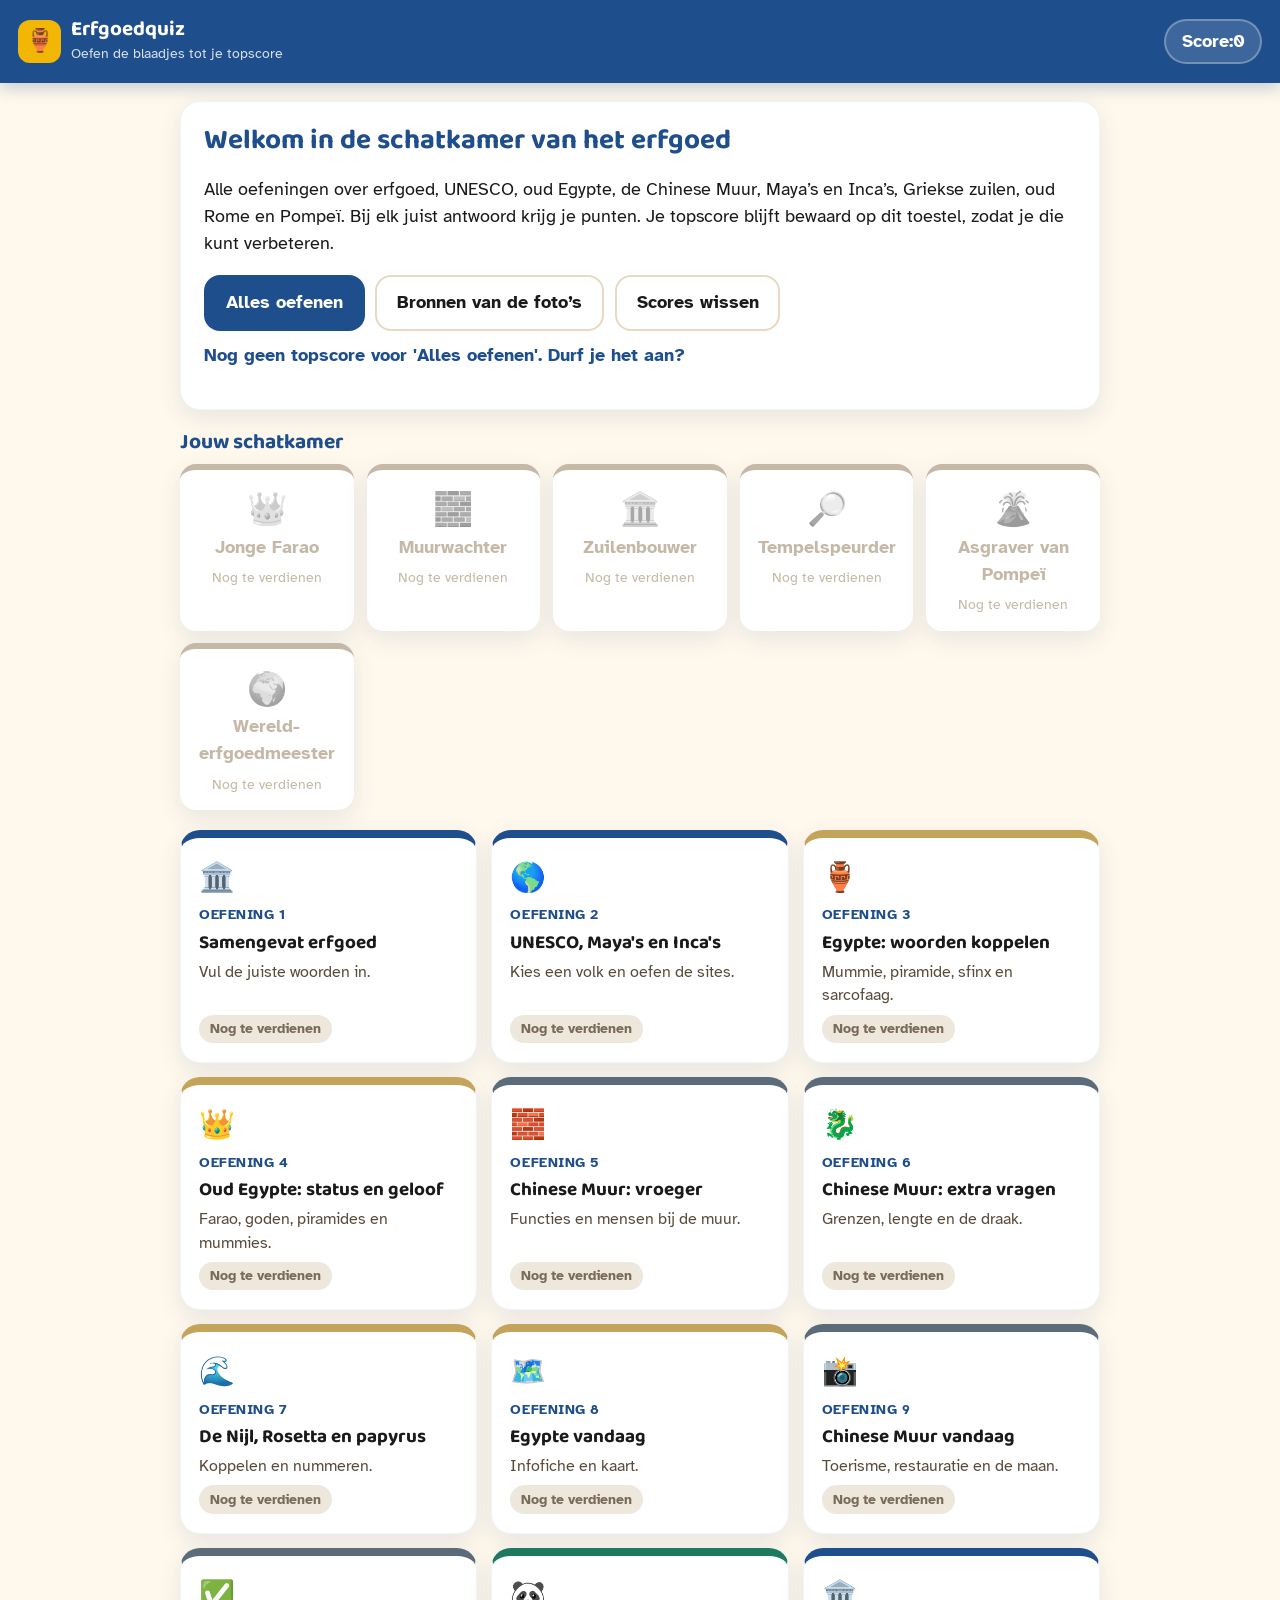
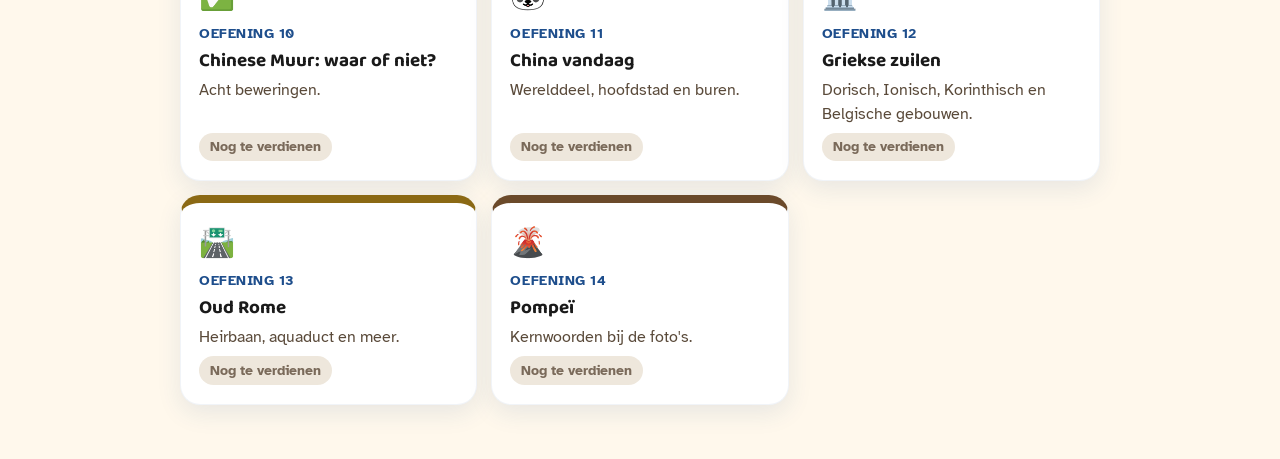
<file: index.html>
<!DOCTYPE html>
<html lang="nl">
<head>
  <meta charset="utf-8">
  <meta name="viewport" content="width=device-width, initial-scale=1">
  <meta name="description" content="Oefensite over erfgoed, UNESCO, oud Egypte, de Chinese Muur, Maya's en Inca's, Griekse zuilen, oud Rome en Pompeï.">
  <title>Erfgoedquiz – oefen en verbeter je topscore</title>
  <link rel="icon" href="favicon.svg" type="image/svg+xml">
  <link rel="stylesheet" href="css/style.css">
</head>
<body>
  <a class="skip" href="#main">Naar de inhoud</a>
  <header class="app-header">
    <div class="brand">
      <div class="brand-mark" aria-hidden="true">🏺</div>
      <div>
        <h1>Erfgoedquiz</h1>
        <p>Oefen de blaadjes tot je topscore</p>
      </div>
    </div>
    <div class="progress-wrap" id="progressWrap">
      <div class="progress-label" id="progressLabel">Vraag</div>
      <div class="progress-bar" aria-hidden="true"><span id="progressBar"></span></div>
    </div>
    <div class="header-stats">
      <div class="score-pill" aria-live="polite">Score: <span id="scoreValue">0</span></div>
      <div class="record-chip" id="recordChip">Nieuwe topscore!</div>
      <div class="streak-pill" id="streakPill">Reeks</div>
      <button class="text-btn hidden" id="homeBtn" type="button">Overzicht</button>
    </div>
  </header>

  <main id="main">
    <section id="home-view" class="view">
      <div class="hero">
        <h2>Welkom in de schatkamer van het erfgoed</h2>
        <p>Alle oefeningen over erfgoed, UNESCO, oud Egypte, de Chinese Muur, Maya’s en Inca’s, Griekse zuilen, oud Rome en Pompeï. Bij elk juist antwoord krijg je punten. Je topscore blijft bewaard op dit toestel, zodat je die kunt verbeteren.</p>
        <div class="hero-actions">
          <button class="primary-btn" id="playAllBtn" type="button">Alles oefenen</button>
          <a class="ghost-btn" href="credits.html" style="display:inline-flex;align-items:center;text-decoration:none;color:inherit">Bronnen van de foto’s</a>
          <button class="ghost-btn" id="resetScoresBtn" type="button">Scores wissen</button>
        </div>
        <p class="best-overall" id="bestOverall"></p>
      </div>
      <h3 style="margin:0 0 0.5rem;color:var(--color-primary)">Jouw schatkamer</h3>
      <div class="named-grid" id="namedGrid"></div>
      <div class="grid" id="topicGrid"></div>
    </section>

    <section id="quiz-view" class="view hidden"></section>
    <section id="end-view" class="view hidden"></section>
  </main>
  <script src="js/images-map.js"></script>
  <script src="js/questions.js"></script>
  <script src="js/app.js"></script>
</body>
</html>
</file>
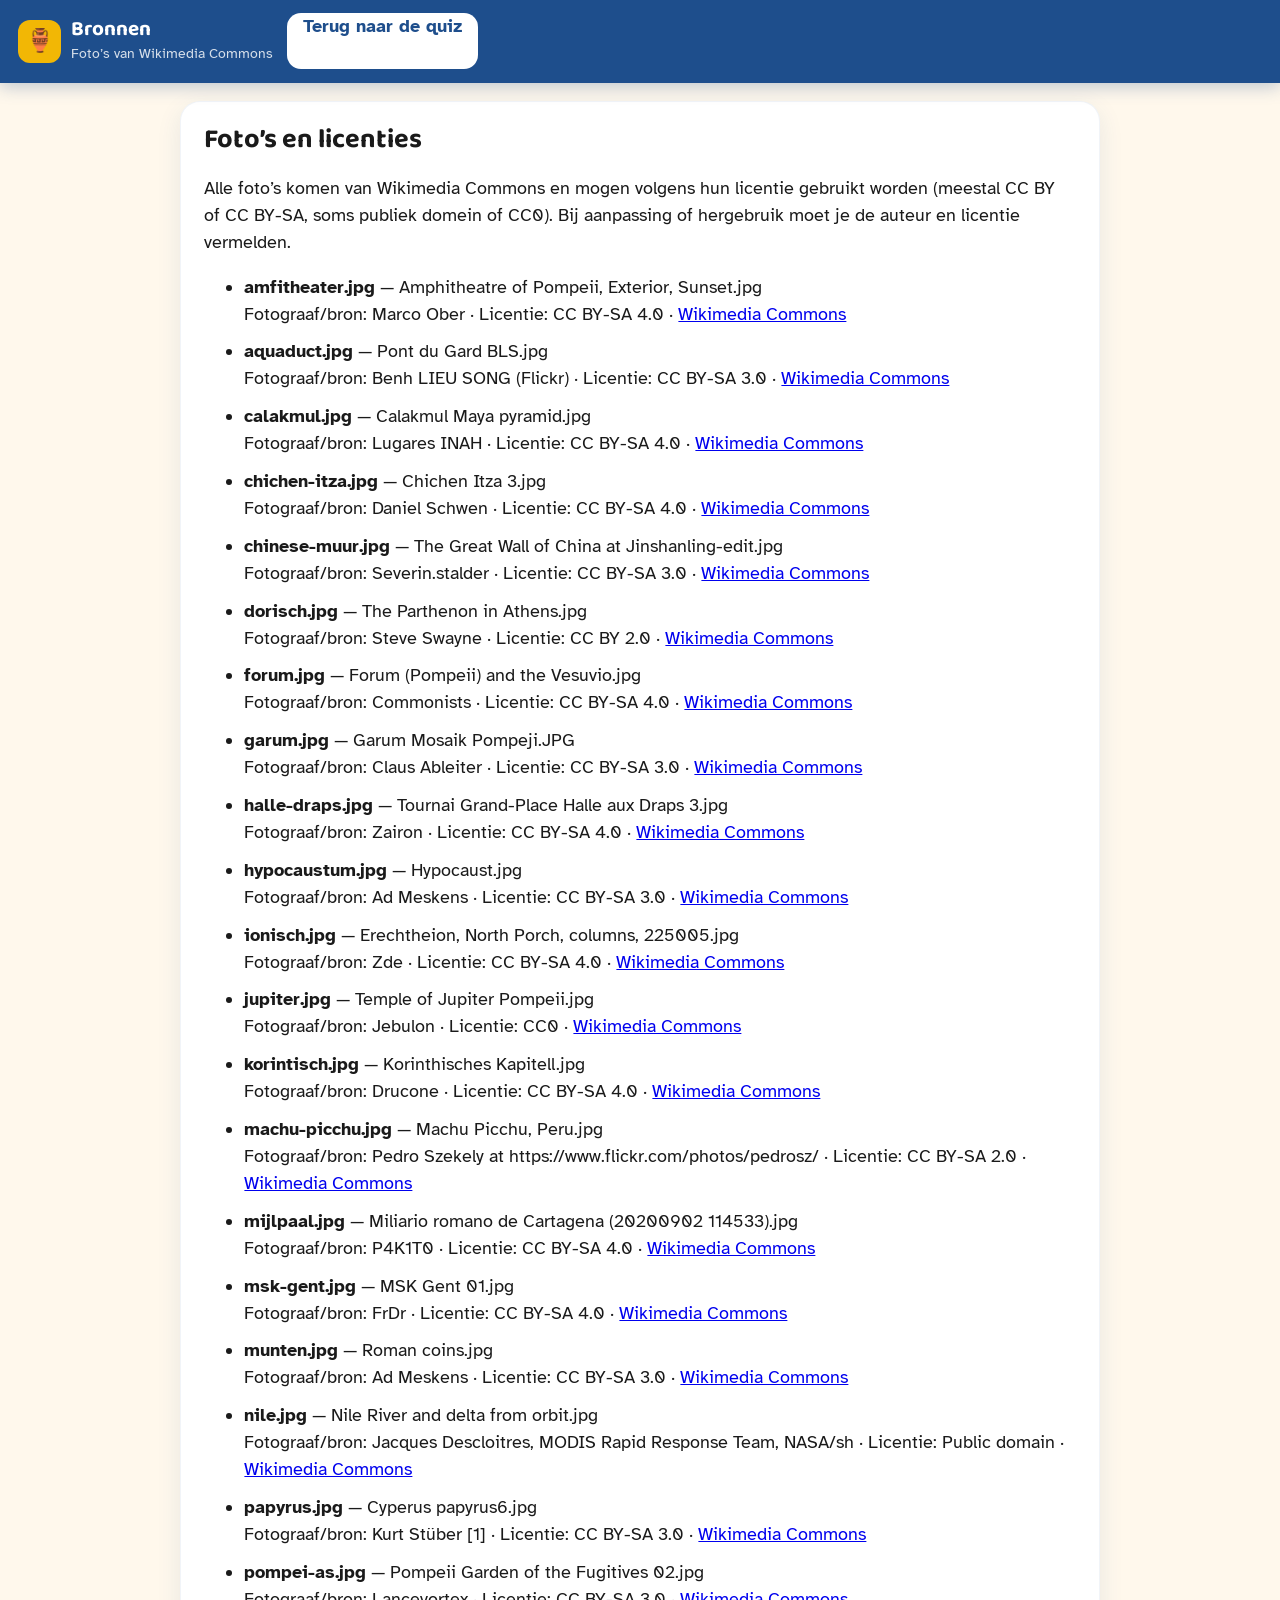
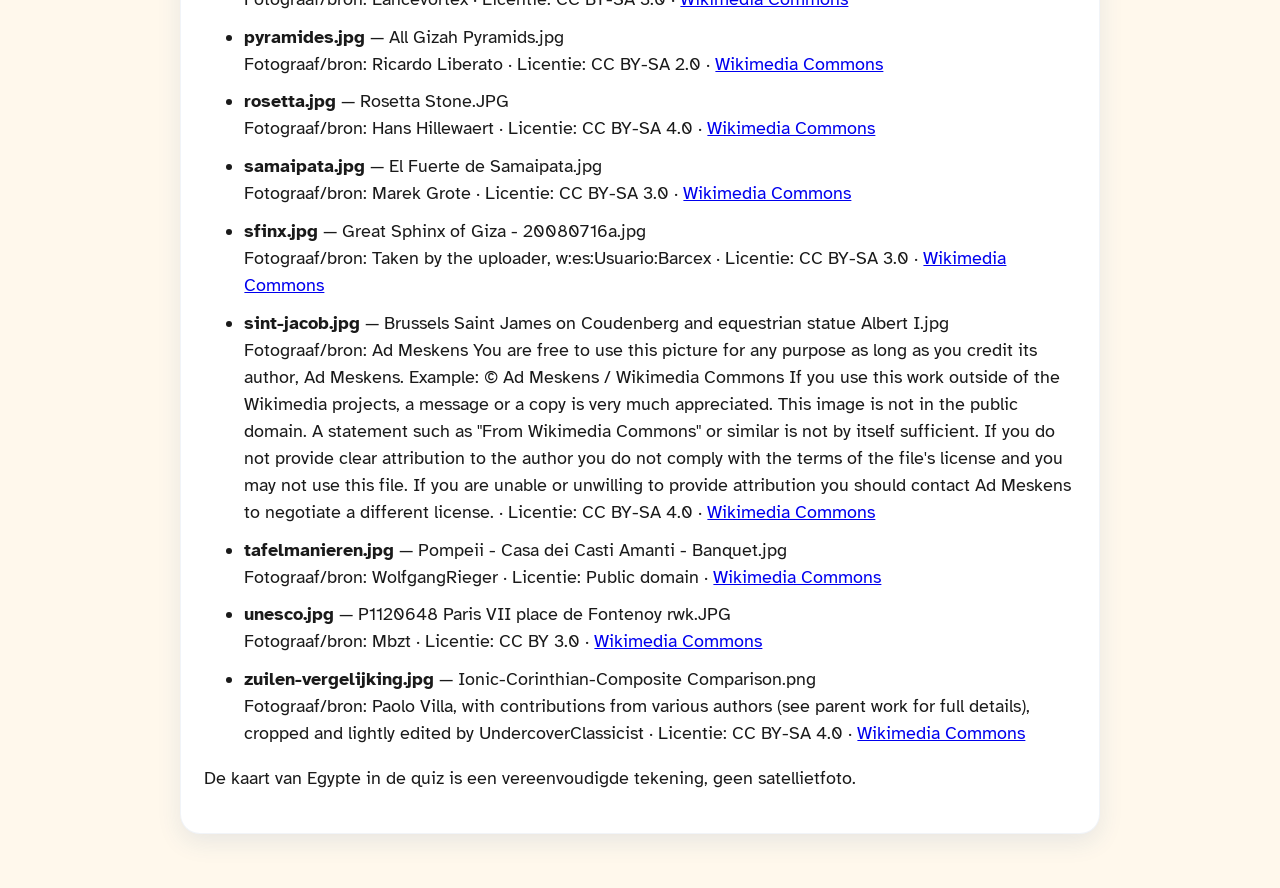
<file: credits.html>
<!DOCTYPE html>
<html lang="nl">
<head>
  <meta charset="utf-8">
  <meta name="viewport" content="width=device-width, initial-scale=1">
  <title>Bronnen van de foto’s – Erfgoedquiz</title>
  <link rel="icon" href="favicon.svg" type="image/svg+xml">
  <link rel="stylesheet" href="css/style.css">
</head>
<body>
  <header class="app-header">
    <div class="brand">
      <div class="brand-mark" aria-hidden="true">🏺</div>
      <div><h1>Bronnen</h1><p>Foto’s van Wikimedia Commons</p></div>
    </div>
    <a class="text-btn" href="index.html" style="text-decoration:none">Terug naar de quiz</a>
  </header>
  <main>
    <article class="credits">
      <h2>Foto’s en licenties</h2>
      <p>Alle foto’s komen van Wikimedia Commons en mogen volgens hun licentie gebruikt worden (meestal CC BY of CC BY-SA, soms publiek domein of CC0). Bij aanpassing of hergebruik moet je de auteur en licentie vermelden.</p>
      <ul>
        <li><strong>amfitheater.jpg</strong> — Amphitheatre of Pompeii, Exterior, Sunset.jpg<br>Fotograaf/bron: Marco Ober · Licentie: CC BY-SA 4.0 · <a href="https://commons.wikimedia.org/wiki/File:Amphitheatre_of_Pompeii,_Exterior,_Sunset.jpg" rel="noopener noreferrer">Wikimedia Commons</a></li><li><strong>aquaduct.jpg</strong> — Pont du Gard BLS.jpg<br>Fotograaf/bron: Benh LIEU SONG (Flickr) · Licentie: CC BY-SA 3.0 · <a href="https://commons.wikimedia.org/wiki/File:Pont_du_Gard_BLS.jpg" rel="noopener noreferrer">Wikimedia Commons</a></li><li><strong>calakmul.jpg</strong> — Calakmul Maya pyramid.jpg<br>Fotograaf/bron: Lugares INAH · Licentie: CC BY-SA 4.0 · <a href="https://commons.wikimedia.org/wiki/File:Calakmul_Maya_pyramid.jpg" rel="noopener noreferrer">Wikimedia Commons</a></li><li><strong>chichen-itza.jpg</strong> — Chichen Itza 3.jpg<br>Fotograaf/bron: Daniel Schwen · Licentie: CC BY-SA 4.0 · <a href="https://commons.wikimedia.org/wiki/File:Chichen_Itza_3.jpg" rel="noopener noreferrer">Wikimedia Commons</a></li><li><strong>chinese-muur.jpg</strong> — The Great Wall of China at Jinshanling-edit.jpg<br>Fotograaf/bron: Severin.stalder · Licentie: CC BY-SA 3.0 · <a href="https://commons.wikimedia.org/wiki/File:The_Great_Wall_of_China_at_Jinshanling-edit.jpg" rel="noopener noreferrer">Wikimedia Commons</a></li><li><strong>dorisch.jpg</strong> — The Parthenon in Athens.jpg<br>Fotograaf/bron: Steve Swayne · Licentie: CC BY 2.0 · <a href="https://commons.wikimedia.org/wiki/File:The_Parthenon_in_Athens.jpg" rel="noopener noreferrer">Wikimedia Commons</a></li><li><strong>forum.jpg</strong> — Forum (Pompeii) and the Vesuvio.jpg<br>Fotograaf/bron: Commonists · Licentie: CC BY-SA 4.0 · <a href="https://commons.wikimedia.org/wiki/File:Forum_(Pompeii)_and_the_Vesuvio.jpg" rel="noopener noreferrer">Wikimedia Commons</a></li><li><strong>garum.jpg</strong> — Garum Mosaik Pompeji.JPG<br>Fotograaf/bron: Claus Ableiter · Licentie: CC BY-SA 3.0 · <a href="https://commons.wikimedia.org/wiki/File:Garum_Mosaik_Pompeji.JPG" rel="noopener noreferrer">Wikimedia Commons</a></li><li><strong>halle-draps.jpg</strong> — Tournai Grand-Place Halle aux Draps 3.jpg<br>Fotograaf/bron: Zairon · Licentie: CC BY-SA 4.0 · <a href="https://commons.wikimedia.org/wiki/File:Tournai_Grand-Place_Halle_aux_Draps_3.jpg" rel="noopener noreferrer">Wikimedia Commons</a></li><li><strong>hypocaustum.jpg</strong> — Hypocaust.jpg<br>Fotograaf/bron: Ad Meskens · Licentie: CC BY-SA 3.0 · <a href="https://commons.wikimedia.org/wiki/File:Hypocaust.jpg" rel="noopener noreferrer">Wikimedia Commons</a></li><li><strong>ionisch.jpg</strong> — Erechtheion, North Porch, columns, 225005.jpg<br>Fotograaf/bron: Zde · Licentie: CC BY-SA 4.0 · <a href="https://commons.wikimedia.org/wiki/File:Erechtheion,_North_Porch,_columns,_225005.jpg" rel="noopener noreferrer">Wikimedia Commons</a></li><li><strong>jupiter.jpg</strong> — Temple of Jupiter Pompeii.jpg<br>Fotograaf/bron: Jebulon · Licentie: CC0 · <a href="https://commons.wikimedia.org/wiki/File:Temple_of_Jupiter_Pompeii.jpg" rel="noopener noreferrer">Wikimedia Commons</a></li><li><strong>korintisch.jpg</strong> — Korinthisches Kapitell.jpg<br>Fotograaf/bron: Drucone · Licentie: CC BY-SA 4.0 · <a href="https://commons.wikimedia.org/wiki/File:Korinthisches_Kapitell.jpg" rel="noopener noreferrer">Wikimedia Commons</a></li><li><strong>machu-picchu.jpg</strong> — Machu Picchu, Peru.jpg<br>Fotograaf/bron: Pedro Szekely at https://www.flickr.com/photos/pedrosz/ · Licentie: CC BY-SA 2.0 · <a href="https://commons.wikimedia.org/wiki/File:Machu_Picchu,_Peru.jpg" rel="noopener noreferrer">Wikimedia Commons</a></li><li><strong>mijlpaal.jpg</strong> — Miliario romano de Cartagena (20200902 114533).jpg<br>Fotograaf/bron: P4K1T0 · Licentie: CC BY-SA 4.0 · <a href="https://commons.wikimedia.org/wiki/File:Miliario_romano_de_Cartagena_(20200902_114533).jpg" rel="noopener noreferrer">Wikimedia Commons</a></li><li><strong>msk-gent.jpg</strong> — MSK Gent 01.jpg<br>Fotograaf/bron: FrDr · Licentie: CC BY-SA 4.0 · <a href="https://commons.wikimedia.org/wiki/File:MSK_Gent_01.jpg" rel="noopener noreferrer">Wikimedia Commons</a></li><li><strong>munten.jpg</strong> — Roman coins.jpg<br>Fotograaf/bron: Ad Meskens · Licentie: CC BY-SA 3.0 · <a href="https://commons.wikimedia.org/wiki/File:Roman_coins.jpg" rel="noopener noreferrer">Wikimedia Commons</a></li><li><strong>nile.jpg</strong> — Nile River and delta from orbit.jpg<br>Fotograaf/bron: Jacques Descloitres, MODIS Rapid Response Team, NASA/sh · Licentie: Public domain · <a href="https://commons.wikimedia.org/wiki/File:Nile_River_and_delta_from_orbit.jpg" rel="noopener noreferrer">Wikimedia Commons</a></li><li><strong>papyrus.jpg</strong> — Cyperus papyrus6.jpg<br>Fotograaf/bron: Kurt Stüber [1] · Licentie: CC BY-SA 3.0 · <a href="https://commons.wikimedia.org/wiki/File:Cyperus_papyrus6.jpg" rel="noopener noreferrer">Wikimedia Commons</a></li><li><strong>pompei-as.jpg</strong> — Pompeii Garden of the Fugitives 02.jpg<br>Fotograaf/bron: Lancevortex · Licentie: CC BY-SA 3.0 · <a href="https://commons.wikimedia.org/wiki/File:Pompeii_Garden_of_the_Fugitives_02.jpg" rel="noopener noreferrer">Wikimedia Commons</a></li><li><strong>pyramides.jpg</strong> — All Gizah Pyramids.jpg<br>Fotograaf/bron: Ricardo Liberato · Licentie: CC BY-SA 2.0 · <a href="https://commons.wikimedia.org/wiki/File:All_Gizah_Pyramids.jpg" rel="noopener noreferrer">Wikimedia Commons</a></li><li><strong>rosetta.jpg</strong> — Rosetta Stone.JPG<br>Fotograaf/bron: Hans Hillewaert · Licentie: CC BY-SA 4.0 · <a href="https://commons.wikimedia.org/wiki/File:Rosetta_Stone.JPG" rel="noopener noreferrer">Wikimedia Commons</a></li><li><strong>samaipata.jpg</strong> — El Fuerte de Samaipata.jpg<br>Fotograaf/bron: Marek Grote · Licentie: CC BY-SA 3.0 · <a href="https://commons.wikimedia.org/wiki/File:El_Fuerte_de_Samaipata.jpg" rel="noopener noreferrer">Wikimedia Commons</a></li><li><strong>sfinx.jpg</strong> — Great Sphinx of Giza - 20080716a.jpg<br>Fotograaf/bron: Taken by the uploader, w:es:Usuario:Barcex · Licentie: CC BY-SA 3.0 · <a href="https://commons.wikimedia.org/wiki/File:Great_Sphinx_of_Giza_-_20080716a.jpg" rel="noopener noreferrer">Wikimedia Commons</a></li><li><strong>sint-jacob.jpg</strong> — Brussels Saint James on Coudenberg and equestrian statue Albert I.jpg<br>Fotograaf/bron: Ad Meskens You are free to use this picture for any purpose as long as you credit its author, Ad Meskens. Example: © Ad Meskens / Wikimedia Commons If you use this work outside of the Wikimedia projects, a message or a copy is very much appreciated. This image is not in the public domain. A statement such as &quot;From Wikimedia Commons&quot; or similar is not by itself sufficient. If you do not provide clear attribution to the author you do not comply with the terms of the file&#x27;s license and you may not use this file. If you are unable or unwilling to provide attribution you should contact Ad Meskens to negotiate a different license. · Licentie: CC BY-SA 4.0 · <a href="https://commons.wikimedia.org/wiki/File:Brussels_Saint_James_on_Coudenberg_and_equestrian_statue_Albert_I.jpg" rel="noopener noreferrer">Wikimedia Commons</a></li><li><strong>tafelmanieren.jpg</strong> — Pompeii - Casa dei Casti Amanti - Banquet.jpg<br>Fotograaf/bron: WolfgangRieger · Licentie: Public domain · <a href="https://commons.wikimedia.org/wiki/File:Pompeii_-_Casa_dei_Casti_Amanti_-_Banquet.jpg" rel="noopener noreferrer">Wikimedia Commons</a></li><li><strong>unesco.jpg</strong> — P1120648 Paris VII place de Fontenoy rwk.JPG<br>Fotograaf/bron: Mbzt · Licentie: CC BY 3.0 · <a href="https://commons.wikimedia.org/wiki/File:P1120648_Paris_VII_place_de_Fontenoy_rwk.JPG" rel="noopener noreferrer">Wikimedia Commons</a></li><li><strong>zuilen-vergelijking.jpg</strong> — Ionic-Corinthian-Composite Comparison.png<br>Fotograaf/bron: Paolo Villa, with contributions from various authors (see parent work for full details), cropped and lightly edited by UndercoverClassicist · Licentie: CC BY-SA 4.0 · <a href="https://commons.wikimedia.org/wiki/File:Ionic-Corinthian-Composite_Comparison.png" rel="noopener noreferrer">Wikimedia Commons</a></li>
      </ul>
      <p>De kaart van Egypte in de quiz is een vereenvoudigde tekening, geen satellietfoto.</p>
    </article>
  </main>
</body>
</html>
</file>
<file: css/style.css>
@font-face {
  font-family: "Baloo 2";
  src: url("[data-uri]") format("woff2");
  font-weight: 400;
  font-style: normal;
  font-display: swap;
}
@font-face {
  font-family: "Baloo 2";
  src: url("[data-uri]") format("woff2");
  font-weight: 700;
  font-style: normal;
  font-display: swap;
}
@font-face {
  font-family: "Atkinson Hyperlegible";
  src: url("[data-uri]") format("woff2");
  font-weight: 400;
  font-style: normal;
  font-display: swap;
}
@font-face {
  font-family: "Atkinson Hyperlegible";
  src: url("[data-uri]") format("woff2");
  font-weight: 700;
  font-style: normal;
  font-display: swap;
}

:root {
  --font-display: "Baloo 2", system-ui, sans-serif;
  --font-body: "Atkinson Hyperlegible", "Segoe UI", system-ui, sans-serif;
  --color-bg: #FFF8EC;
  --color-ink: #1A1A1A;
  --color-muted: #5A4A3A;
  --color-primary: #1E4E8C;
  --color-primary-ink: #FFFFFF;
  --color-gold: #F2B705;
  --color-gold-ink: #1A1A1A;
  --color-jade: #1D7A5F;
  --color-jade-bg: #E5F4EE;
  --color-terracotta: #B3412E;
  --color-terracotta-bg: #F8E6E2;
  --color-card: #FFFFFF;
  --color-line: #E8D9C0;
  --color-silhouette: #C5B8A6;
  --shadow: 0 8px 24px rgba(30, 78, 140, 0.10);
  --radius: 20px;
  --radius-sm: 16px;
  --header-h: 4.6rem;
  --touch: 56px;
  --max: 920px;
  --badge-bronze: #B87333;
  --badge-silver: #7A8490;
  --badge-gold: #8A6200;
}

* { box-sizing: border-box; }
html, body { margin: 0; padding: 0; }
html { font-size: 18px; }
body {
  font-family: var(--font-body);
  color: var(--color-ink);
  background: var(--color-bg);
  min-height: 100vh;
  line-height: 1.5;
}

img { max-width: 100%; height: auto; display: block; }
button, input { font: inherit; }
button { cursor: pointer; }
h1, h2, h3 { font-family: var(--font-display); line-height: 1.2; margin: 0 0 0.4em; font-weight: 700; }

.skip { position: absolute; left: -999px; top: 0; }
.skip:focus { left: 8px; top: 8px; background: #fff; padding: 8px; z-index: 30; }

.app-header {
  position: sticky; top: 0; z-index: 10;
  display: flex; align-items: center; gap: 0.75rem;
  min-height: var(--header-h);
  padding: 0.65rem 1rem;
  background: var(--color-primary);
  color: var(--color-primary-ink);
  box-shadow: 0 4px 16px rgba(30, 78, 140, 0.28);
}
.brand { display: flex; align-items: center; gap: 0.55rem; min-width: 0; }
.brand-mark {
  width: 2.4rem; height: 2.4rem; border-radius: 12px;
  background: var(--color-gold); color: var(--color-gold-ink);
  display: grid; place-items: center; font-size: 1.25rem;
  flex-shrink: 0;
}
.brand h1 { font-size: 1.15rem; margin: 0; color: #fff; }
.brand p { margin: 0; font-size: 0.78rem; color: rgba(255,255,255,0.82); }

.header-stats { margin-left: auto; display: flex; align-items: center; gap: 0.55rem; flex-wrap: wrap; justify-content: flex-end; }
.score-pill, .streak-pill, .record-chip {
  border-radius: 999px; padding: 0.4rem 0.85rem;
  font-weight: 700; white-space: nowrap; min-height: 40px;
  display: inline-flex; align-items: center;
}
.score-pill {
  background: rgba(255,255,255,0.14);
  color: #fff;
  border: 2px solid rgba(255,255,255,0.28);
}
.streak-pill { background: var(--color-jade); color: #fff; display: none; }
.streak-pill.is-on { display: inline-flex; }
.record-chip {
  background: var(--color-gold);
  color: var(--color-gold-ink);
  display: none;
}
.record-chip.is-on { display: inline-flex; }

.progress-wrap { flex: 1; max-width: 240px; display: none; }
.progress-wrap.is-on { display: block; }
.progress-label { font-size: 0.75rem; color: rgba(255,255,255,0.85); margin-bottom: 0.15rem; }
.progress-bar {
  height: 0.65rem; background: rgba(255,255,255,0.22); border-radius: 999px; overflow: hidden;
}
.progress-bar > span {
  display: block; height: 100%; width: 0;
  background: var(--color-gold);
  transition: width 0.3s ease;
}

.icon-btn, .text-btn {
  min-height: var(--touch); min-width: var(--touch);
  border: 0; border-radius: 14px;
  background: #fff; color: var(--color-primary);
  font-weight: 700;
}
.text-btn { padding: 0 0.9rem; }
.primary-btn, .next-btn {
  min-height: var(--touch); border: 0; border-radius: 16px;
  padding: 0.7rem 1.2rem; font-weight: 700;
  background: var(--color-primary); color: var(--color-primary-ink);
}
.secondary-btn {
  min-height: var(--touch); border: 0; border-radius: 16px;
  padding: 0.7rem 1.2rem; font-weight: 700;
  background: var(--color-jade); color: #fff;
}
.ghost-btn {
  min-height: var(--touch); border: 2px solid var(--color-line); border-radius: 16px;
  padding: 0.65rem 1.1rem; font-weight: 700; background: #fff; color: var(--color-ink);
}

main { width: min(var(--max), calc(100% - 1.5rem)); margin: 1rem auto 3rem; }

.hero, .question-card, .end-card, .credits, .badge-board {
  background: var(--color-card);
  border-radius: var(--radius);
  padding: 1.25rem 1.3rem;
  box-shadow: var(--shadow);
  border: 1px solid rgba(30, 78, 140, 0.06);
}
.hero { margin-bottom: 1.1rem; }
.hero h2 { font-size: 1.55rem; color: var(--color-primary); }
.hero-actions { display: flex; flex-wrap: wrap; gap: 0.6rem; margin-top: 0.8rem; }
.best-overall { margin-top: 0.6rem; font-weight: 700; color: var(--color-primary); }

.named-grid {
  display: grid;
  grid-template-columns: repeat(auto-fill, minmax(160px, 1fr));
  gap: 0.7rem;
  margin: 0 0 1.1rem;
}
.named-badge {
  background: var(--color-card);
  border-radius: var(--radius-sm);
  padding: 0.85rem 0.75rem;
  text-align: center;
  box-shadow: var(--shadow);
  border-top: 6px solid var(--color-silhouette);
  color: var(--color-silhouette);
  min-height: 128px;
}
.named-badge .icon { font-size: 1.8rem; filter: grayscale(1); opacity: 0.55; }
.named-badge .status { font-size: 0.78rem; margin-top: 0.35rem; }
.named-badge.earned {
  color: var(--color-ink);
  border-top-color: var(--color-gold);
}
.named-badge.earned .icon { filter: none; opacity: 1; }
.named-badge.earned .status { color: var(--badge-gold); font-weight: 700; }

.grid { display: grid; grid-template-columns: repeat(auto-fill, minmax(220px, 1fr)); gap: 0.8rem; }
.topic-card {
  display: flex; flex-direction: column; gap: 0.35rem; text-align: left;
  background: var(--color-card); border: 1px solid rgba(30, 78, 140, 0.06);
  border-radius: var(--radius); padding: 1rem 1rem 1.05rem;
  box-shadow: var(--shadow); min-height: 156px;
  color: inherit; border-top: 8px solid var(--topic-accent, var(--color-primary));
}
.topic-card:hover { transform: translateY(-2px); }
.topic-num {
  font-size: 0.75rem; font-weight: 700; letter-spacing: 0.04em;
  color: var(--color-primary); text-transform: uppercase;
}
.topic-emoji { font-size: 1.6rem; }
.topic-card h3 { font-size: 1.05rem; margin: 0; }
.badge {
  align-self: flex-start; margin-top: auto;
  border-radius: 999px; padding: 0.2rem 0.6rem; font-size: 0.78rem; font-weight: 700;
  background: #EEE7DC; color: var(--color-silhouette);
}
.badge.todo { color: #7A6A5A; }
.badge.bronze { background: #F3E0CC; color: var(--badge-bronze); }
.badge.silver { background: #E4E9EF; color: var(--badge-silver); }
.badge.gold { background: #FFE9A8; color: var(--badge-gold); }

.kicker { color: var(--color-primary); font-weight: 700; font-size: 0.85rem; margin-bottom: 0.3rem; }
.q-image {
  width: 100%; max-height: 320px; object-fit: cover;
  border-radius: var(--radius-sm); margin: 0.7rem 0;
  background: #efe4d2;
}
.q-image.contain { object-fit: contain; background: #fff; max-height: 380px; }

.choices { display: grid; gap: 0.55rem; margin: 0.8rem 0; }
.choice, .match-item, .order-item, .tf-btn, .word, .blank {
  min-height: var(--touch);
}
.choice {
  text-align: left;
  border: 3px solid var(--color-line); background: #fff;
  border-radius: var(--radius-sm); padding: 0.75rem 0.9rem; font-weight: 700;
}
.choice.selected { border-color: var(--color-primary); background: #E8F0FA; }
.choice.correct { border-color: var(--color-jade); background: var(--color-jade-bg); color: var(--color-ink); }
.choice.wrong { border-color: var(--color-terracotta); background: var(--color-terracotta-bg); }
.choice:disabled { cursor: default; }

.word-bank, .chips { display: flex; flex-wrap: wrap; gap: 0.45rem; margin: 0.7rem 0; }
.chip, .word {
  border: 2px solid var(--color-line); background: #FFF8EC;
  border-radius: 999px; padding: 0.4rem 0.9rem; font-weight: 700;
}
.word.used { opacity: 0.35; pointer-events: none; }
.word.picking { border-color: var(--color-primary); background: #E8F0FA; }
.fill-text { font-size: 1.05rem; }
.blank {
  display: inline-flex; align-items: center; justify-content: center;
  min-width: 7.2rem; margin: 0.15rem 0.15rem;
  padding: 0 0.5rem; border-radius: 10px;
  border: 2px dashed var(--color-primary); background: #fff;
  font-weight: 700; vertical-align: baseline;
}
.blank.filled { border-style: solid; background: #E8F0FA; }

.match { display: grid; grid-template-columns: 1fr 1fr; gap: 0.6rem; margin: 0.8rem 0; }
.match-col { display: grid; gap: 0.45rem; align-content: start; }
.match-item {
  border: 3px solid var(--color-line); background: #fff;
  border-radius: var(--radius-sm); padding: 0.65rem 0.75rem; text-align: left; font-weight: 700;
}
.match-item.selected { border-color: var(--color-primary); }
.match-item.paired { border-color: var(--color-jade); background: var(--color-jade-bg); }
.match-item.correct { border-color: var(--color-jade); background: var(--color-jade-bg); }
.match-item.wrong { border-color: var(--color-terracotta); background: var(--color-terracotta-bg); }

.order-list { display: grid; gap: 0.45rem; margin: 0.8rem 0; }
.order-item {
  display: flex; align-items: center; gap: 0.7rem; text-align: left;
  border: 3px solid var(--color-line); background: #fff;
  border-radius: var(--radius-sm); padding: 0.6rem 0.75rem; font-weight: 700;
}
.num-badge {
  width: 2rem; height: 2rem; border-radius: 50%;
  display: grid; place-items: center; background: #EEE7DC; flex-shrink: 0;
}
.order-item.picked .num-badge { background: var(--color-primary); color: #fff; }

.tf-row { display: grid; grid-template-columns: 1fr 1fr; gap: 0.6rem; margin: 0.9rem 0; }
.tf-btn { font-size: 1.1rem; font-weight: 700; border-radius: var(--radius); }

.feedback {
  display: none; margin: 0.7rem 0; padding: 0.85rem 0.95rem;
  border-radius: var(--radius-sm); background: #E8F0FA;
}
.feedback.show { display: block; }
.feedback.ok { background: var(--color-jade-bg); }
.feedback.bad { background: var(--color-terracotta-bg); }
.feedback:focus { outline: 3px solid var(--color-primary); outline-offset: 2px; }
.points-pop { font-weight: 700; font-family: var(--font-display); }

.actions { display: flex; flex-wrap: wrap; gap: 0.55rem; margin-top: 0.8rem; }

.map-wrap { background: #F4EFE4; border-radius: var(--radius-sm); padding: 0.6rem; overflow: auto; }
.map-svg { width: 100%; height: auto; max-height: 460px; }
.map-land { fill: #f0d6a6; stroke: #b8884d; stroke-width: 2; }
.map-sea { fill: #c9e7f2; }
.map-nile { fill: none; stroke: #1E4E8C; stroke-width: 8; stroke-linecap: round; cursor: pointer; }
.map-nile-hit { fill: none; stroke: transparent; stroke-width: 22; cursor: pointer; }
.map-cairo { fill: #F2B705; stroke: #1A1A1A; stroke-width: 3; cursor: pointer; }
.map-nile.picked { stroke: var(--color-jade); }
.map-cairo.correct, .map-nile.correct { stroke: var(--color-jade); }
.map-cairo.wrong { fill: var(--color-terracotta); }
.map-legend { display: flex; gap: 1rem; font-size: 0.85rem; margin-top: 0.4rem; }

.end-card { text-align: center; }
.end-score { font-size: 2.4rem; font-weight: 700; color: var(--color-primary); font-family: var(--font-display); }
.record { color: var(--color-gold-ink); background: var(--color-gold); display: inline-block; padding: 0.25rem 0.7rem; border-radius: 999px; font-weight: 700; }
.earned-row { display: flex; flex-wrap: wrap; gap: 0.5rem; justify-content: center; margin: 0.9rem 0; }
.calm-badge {
  background: #FFF8EC; border: 2px solid var(--color-gold);
  color: var(--color-gold-ink); border-radius: var(--radius-sm);
  padding: 0.7rem 0.9rem; min-width: 140px;
}
#confetti { display: none !important; }

.credits li { margin: 0.6rem 0; }
.hidden { display: none !important; }

.topic-card:focus-visible, .choice:focus-visible, .map-pick:focus-visible,
.map-svg .map-target:focus {
  outline: 3px solid var(--color-gold);
  outline-offset: 3px;
}
.map-pick {
  min-height: var(--touch);
  border: 3px solid var(--color-line);
  background: #fff;
  border-radius: var(--radius-sm);
  padding: 0.5rem 0.8rem;
  font-weight: 700;
}
.map-pick.picked { border-color: var(--color-primary); background: #E8F0FA; }
.map-pick.correct { border-color: var(--color-jade); background: var(--color-jade-bg); }
.map-pick.wrong { border-color: var(--color-terracotta); background: var(--color-terracotta-bg); }
.map-legend { display: flex; flex-wrap: wrap; gap: 0.5rem; margin-top: 0.6rem; }
.blank.wrong, .order-item.wrong { border-color: var(--color-terracotta); background: var(--color-terracotta-bg); }
.blank.correct { border-color: var(--color-jade); background: var(--color-jade-bg); }

@media (max-width: 700px) {
  html { font-size: 16px; }
  .brand h1 { font-size: 1rem; }
  .brand p { display: none; }
  .progress-wrap.is-on {
    display: block;
    flex: 1 1 100%;
    max-width: none;
    order: 5;
  }
  .match { grid-template-columns: 1fr; }
  .tf-row { grid-template-columns: 1fr; }
  .app-header { flex-wrap: wrap; }
  .header-stats { width: 100%; justify-content: space-between; }
}

@media (prefers-reduced-motion: reduce) {
  *, *::before, *::after {
    animation: none !important;
    transition: none !important;
    scroll-behavior: auto !important;
  }
  .topic-card:hover { transform: none; }
}
</file>
